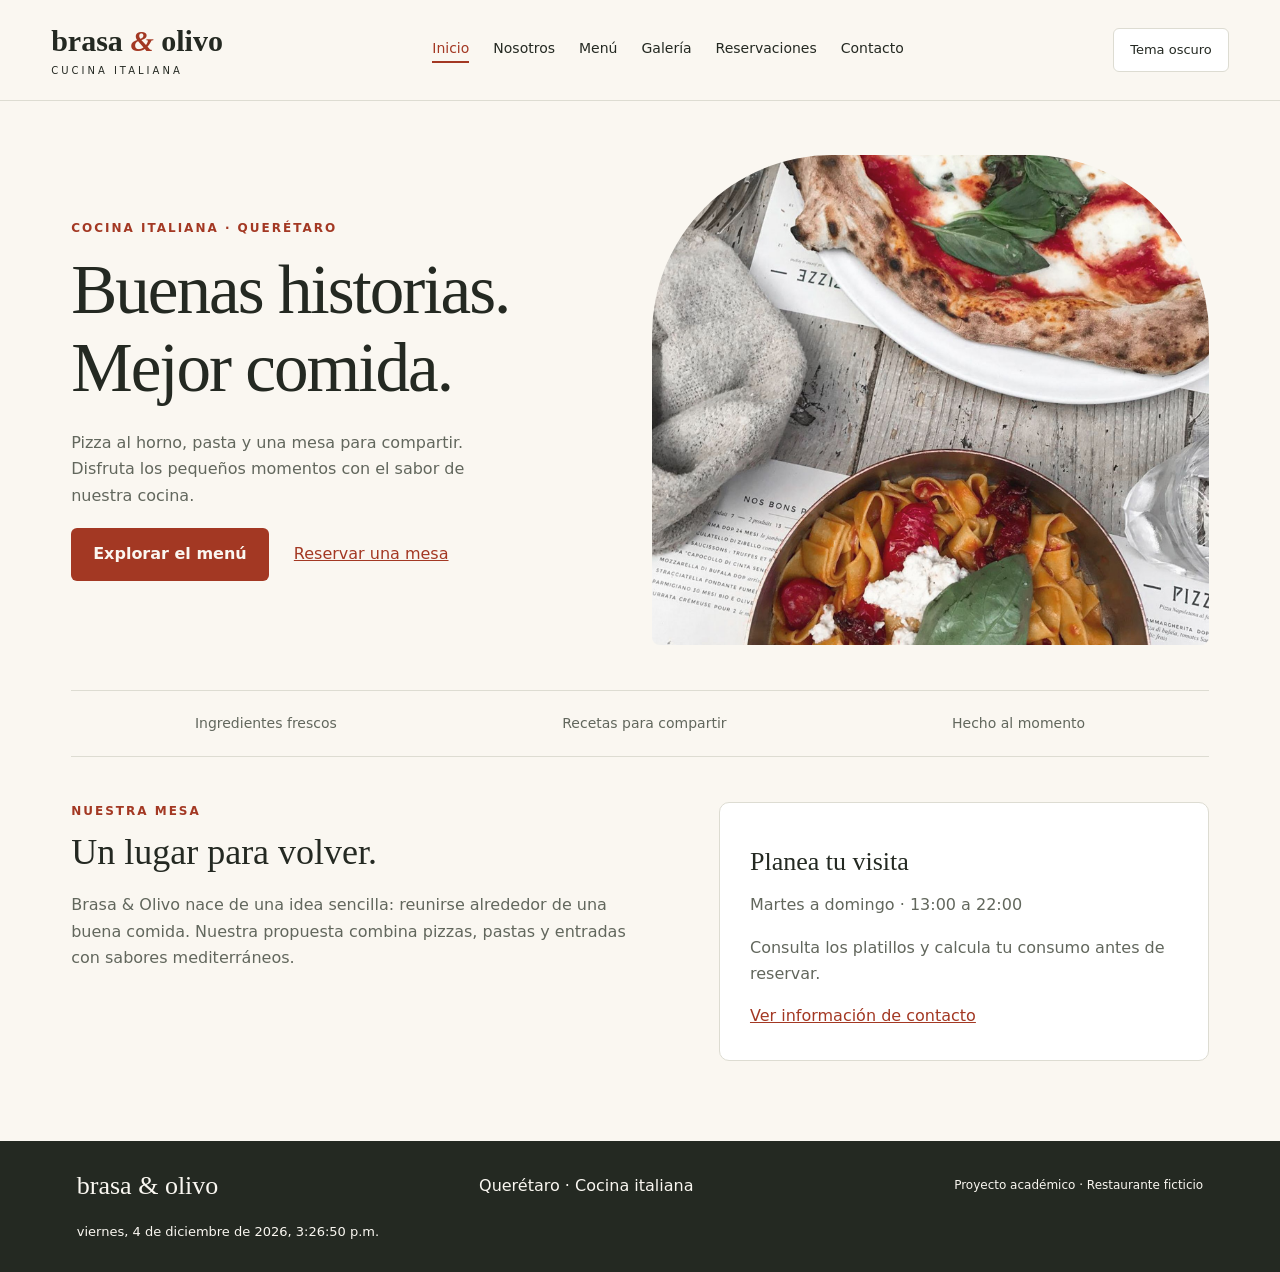
<file: index.html>
<!DOCTYPE html>
<html lang="es">
<head>
    <meta charset="utf-8">
    <meta name="viewport" content="width=device-width, initial-scale=1">
    <meta
        name="description"
        content="Brasa & Olivo: menú, galería y reservaciones de un restaurante italiano ficticio."
    >

    <title>Inicio | Brasa & Olivo</title>

    <link rel="icon" href="images/favicon.svg">
    <link rel="stylesheet" href="css/estilos.css">

    <script defer src="js/jquery-3.7.1.min.js"></script>
    <script defer src="js/app.js"></script>
    <script defer src="js/interacciones.js"></script>
</head>

<body>
    <a class="skip" href="#contenido">Saltar al contenido</a>

    <header>
        <a class="brand" href="index.html">brasa <em>&</em> olivo<span>CUCINA ITALIANA</span></a>

        <button
            id="abrir-menu"
            aria-controls="navegacion"
            aria-expanded="false"
        >
            Menú
        </button>

        <nav id="navegacion" aria-label="Principal">
            <a href="index.html" aria-current="page">Inicio</a>
            <a href="nosotros.html">Nosotros</a>
            <a href="menu.html">Menú</a>
            <a href="galeria.html">Galería</a>
            <a href="reservaciones.html">Reservaciones</a>
            <a href="contacto.html">Contacto</a>
        </nav>

        <button id="tema" aria-label="Activar tema oscuro">
            Tema oscuro
        </button>
    </header>

    <main id="contenido">
        <section class="hero">
            <div>
                <p class="eyebrow">COCINA ITALIANA · QUERÉTARO</p>

                <h1>
                    Buenas historias.<br>
                    Mejor comida.
                </h1>

                <p>
                    Pizza al horno, pasta y una mesa para compartir.
                    Disfruta los pequeños momentos con el sabor de nuestra cocina.
                </p>

                <a class="button" href="menu.html">
                    Explorar el menú
                </a>

                <a class="text-link" href="reservaciones.html">
                    Reservar una mesa
                </a>
            </div>

            <img
                src="images/mesa-italiana.jpg"
                alt="Pizza y pasta con tomates y albahaca en una mesa"
            >
        </section>

        <section class="band">
            <span>Ingredientes frescos</span>
            <span>Recetas para compartir</span>
            <span>Hecho al momento</span>
        </section>

        <section class="split">
            <div>
                <p class="eyebrow">NUESTRA MESA</p>

                <h2>Un lugar para volver.</h2>

                <p>
                    Brasa & Olivo nace de una idea sencilla: reunirse alrededor
                    de una buena comida. Nuestra propuesta combina pizzas,
                    pastas y entradas con sabores mediterráneos.
                </p>
            </div>

            <div class="panel">
                <h3>Planea tu visita</h3>

                <p>Martes a domingo · 13:00 a 22:00</p>

                <p>
                    Consulta los platillos y calcula tu consumo antes de reservar.
                </p>

                <a href="contacto.html">
                    Ver información de contacto
                </a>
            </div>
        </section>
    </main>

    <footer>
        <span class="footer-brand">brasa & olivo</span>
        <span>Querétaro · Cocina italiana</span>
        <small>Proyecto académico · Restaurante ficticio</small>
        <time id="reloj" aria-label="Fecha y hora actual en Querétaro"></time>
    </footer>
    <button id="ir-arriba" type="button" hidden>↑ Ir arriba</button>
</body>
</html>
</file>
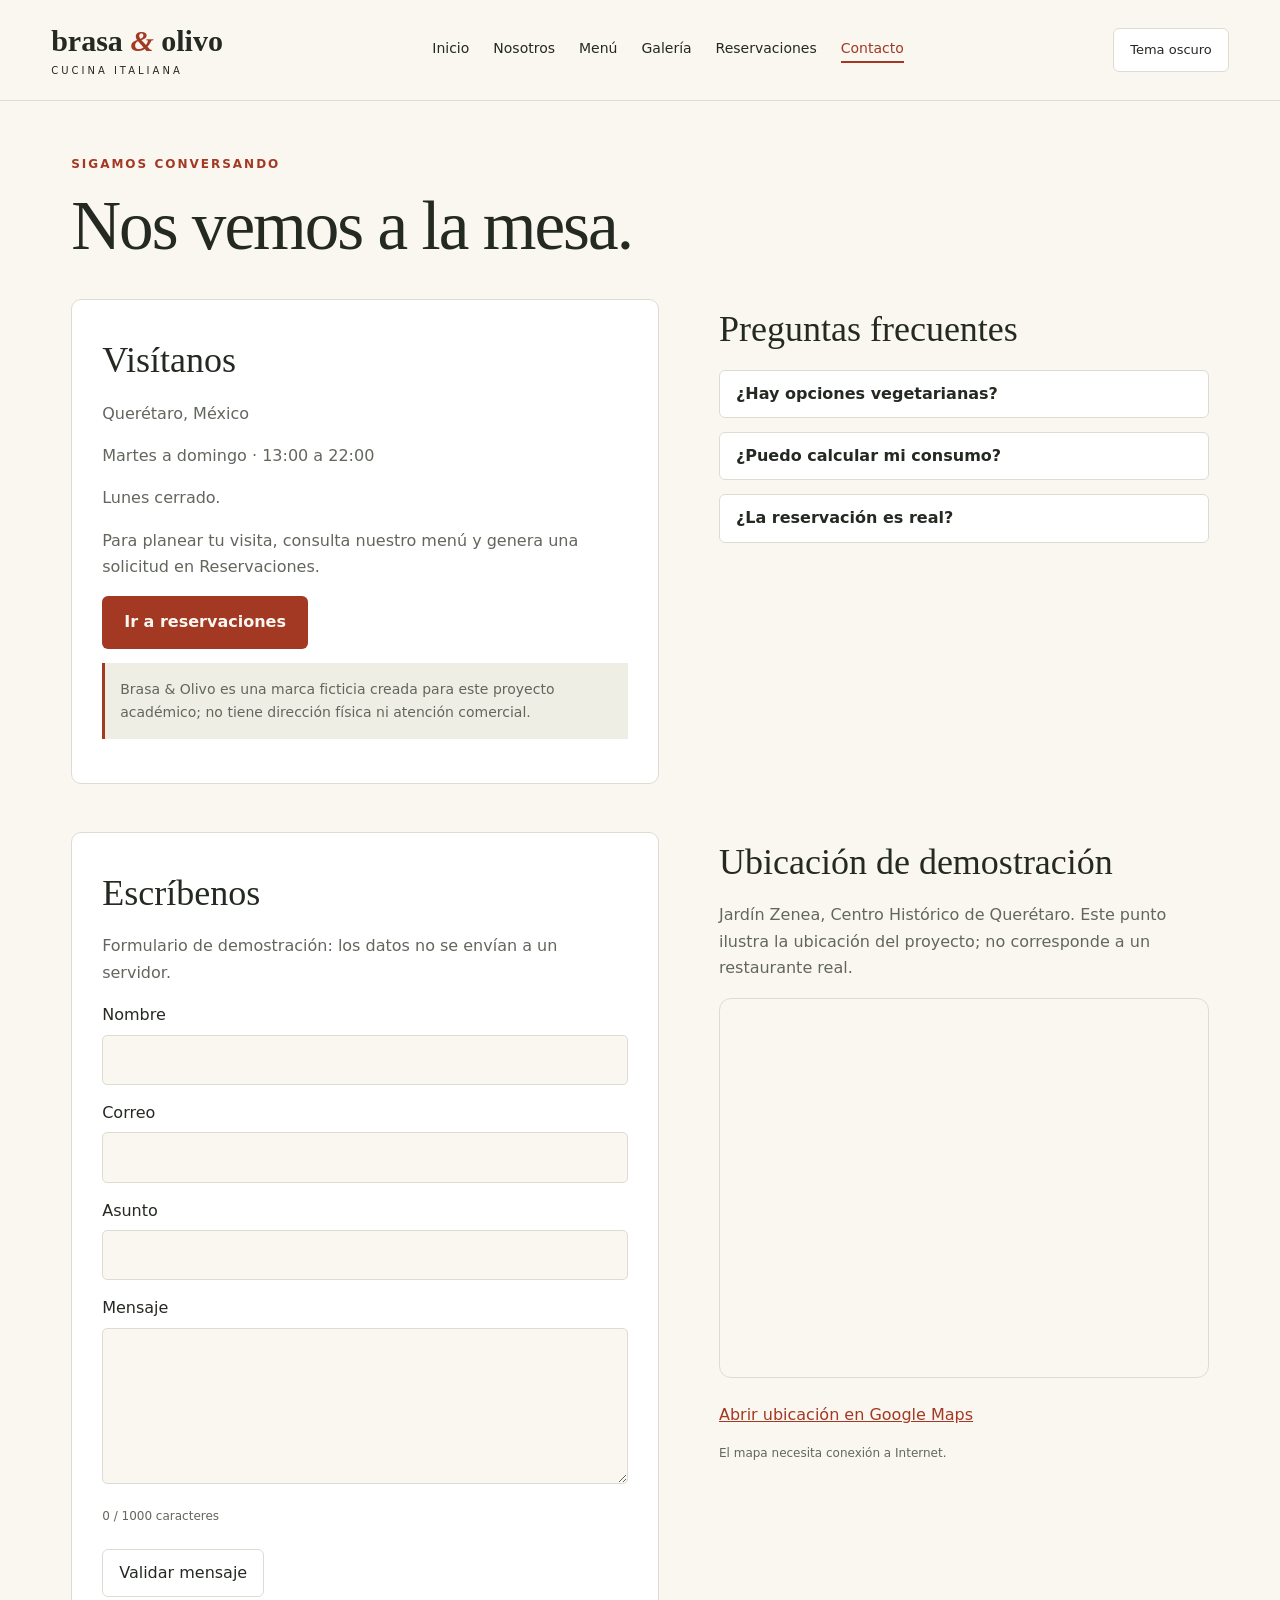
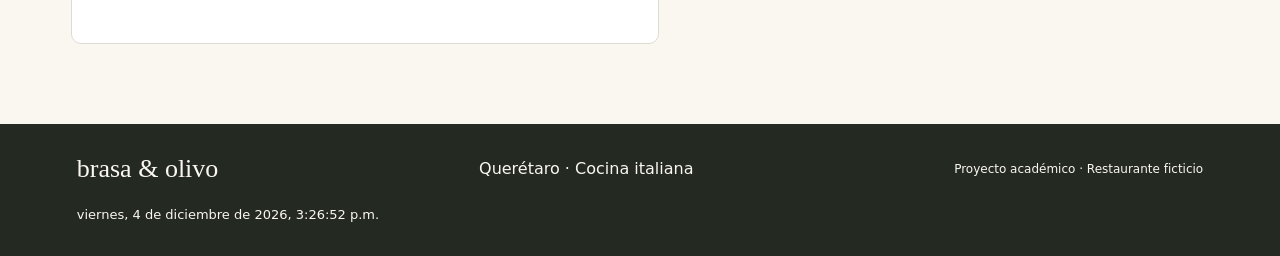
<file: contacto.html>
<!DOCTYPE html>
<html lang="es">
<head>
    <meta charset="utf-8">
    <meta name="viewport" content="width=device-width, initial-scale=1">
    <meta
        name="description"
        content="Brasa & Olivo: menú, galería y reservaciones de un restaurante italiano ficticio."
    >

    <title>Contacto | Brasa & Olivo</title>

    <link rel="icon" href="images/favicon.svg">
    <link rel="stylesheet" href="css/estilos.css">

    <script defer src="js/jquery-3.7.1.min.js"></script>
    <script defer src="js/app.js"></script>
    <script defer src="js/interacciones.js"></script>
</head>

<body>
    <a class="skip" href="#contenido">Saltar al contenido</a>

    <header>
        <a class="brand" href="index.html">brasa <em>&</em> olivo<span>CUCINA ITALIANA</span></a>

        <button
            id="abrir-menu"
            aria-controls="navegacion"
            aria-expanded="false"
        >
            Menú
        </button>

        <nav id="navegacion" aria-label="Principal">
            <a href="index.html">Inicio</a>
            <a href="nosotros.html">Nosotros</a>
            <a href="menu.html">Menú</a>
            <a href="galeria.html">Galería</a>
            <a href="reservaciones.html">Reservaciones</a>
            <a href="contacto.html" aria-current="page">Contacto</a>
        </nav>

        <button id="tema" aria-label="Activar tema oscuro">
            Tema oscuro
        </button>
    </header>

    <main id="contenido">
        <p class="eyebrow">SIGAMOS CONVERSANDO</p>

        <h1>Nos vemos a la mesa.</h1>

        <div class="split">
            <div class="panel">
                <h2>Visítanos</h2>

                <p>Querétaro, México</p>
                <p>Martes a domingo · 13:00 a 22:00</p>
                <p>Lunes cerrado.</p>

                <p>
                    Para planear tu visita, consulta nuestro menú y genera
                    una solicitud en Reservaciones.
                </p>

                <a class="button" href="reservaciones.html">
                    Ir a reservaciones
                </a>

                <p class="notice">
                    Brasa & Olivo es una marca ficticia creada para este
                    proyecto académico; no tiene dirección física ni
                    atención comercial.
                </p>
            </div>

            <section>
                <h2>Preguntas frecuentes</h2>

                <div class="faq">
                    <button aria-expanded="false">
                        ¿Hay opciones vegetarianas?
                    </button>

                    <div hidden>
                        <p>
                            Sí. La pizza margarita y la ensalada mediterránea
                            no incluyen carne. Revisa los ingredientes
                            antes de elegir.
                        </p>
                    </div>

                    <button aria-expanded="false">
                        ¿Puedo calcular mi consumo?
                    </button>

                    <div hidden>
                        <p>
                            Sí. Agrega platillos en la página Menú y selecciona
                            una propina opcional para ver el total estimado.
                        </p>
                    </div>

                    <button aria-expanded="false">
                        ¿La reservación es real?
                    </button>

                    <div hidden>
                        <p>
                            No. El formulario valida tus datos y genera una
                            confirmación de demostración en pantalla.
                        </p>
                    </div>
                </div>
            </section>
        </div>
        <section class="split contact-area">
            <div class="panel">
                <h2>Escríbenos</h2>
                <p>Formulario de demostración: los datos no se envían a un servidor.</p>
                <form id="contacto-form" novalidate>
                    <label for="contacto-nombre">Nombre</label><input id="contacto-nombre" name="nombre" required minlength="3" maxlength="80" autocomplete="name">
                    <label for="contacto-correo">Correo</label><input id="contacto-correo" name="correo" type="email" required maxlength="120" autocomplete="email">
                    <label for="contacto-asunto">Asunto</label><input id="contacto-asunto" name="asunto" required minlength="5" maxlength="120">
                    <label for="contacto-mensaje">Mensaje</label><textarea id="contacto-mensaje" name="mensaje" required minlength="10" maxlength="1000" rows="5" aria-describedby="contador-mensaje"></textarea>
                    <small id="contador-mensaje">0 / 1000 caracteres</small>
                    <button type="submit">Validar mensaje</button>
                    <p id="contacto-resultado" role="status" aria-live="polite"></p>
                </form>
            </div>
            <section><h2>Ubicación de demostración</h2><p>Jardín Zenea, Centro Histórico de Querétaro. Este punto ilustra la ubicación del proyecto; no corresponde a un restaurante real.</p>
                <iframe class="mapa" title="Mapa interactivo: ubicación de demostración en Jardín Zenea" src="https://maps.google.com/maps?q=Jardin%20Zenea%20Queretaro&amp;output=embed" loading="lazy" referrerpolicy="no-referrer-when-downgrade" allowfullscreen></iframe>
                <p><a href="https://www.google.com/maps/search/?api=1&amp;query=Jardin+Zenea+Queretaro" target="_blank" rel="noopener">Abrir ubicación en Google Maps</a></p><small>El mapa necesita conexión a Internet.</small>
            </section>
        </section>
    </main>

    <footer>
        <span class="footer-brand">brasa & olivo</span>
        <span>Querétaro · Cocina italiana</span>
        <small>Proyecto académico · Restaurante ficticio</small>
        <time id="reloj" aria-label="Fecha y hora actual en Querétaro"></time>
    </footer>
    <button id="ir-arriba" type="button" hidden>↑ Ir arriba</button>
</body>
</html>
</file>
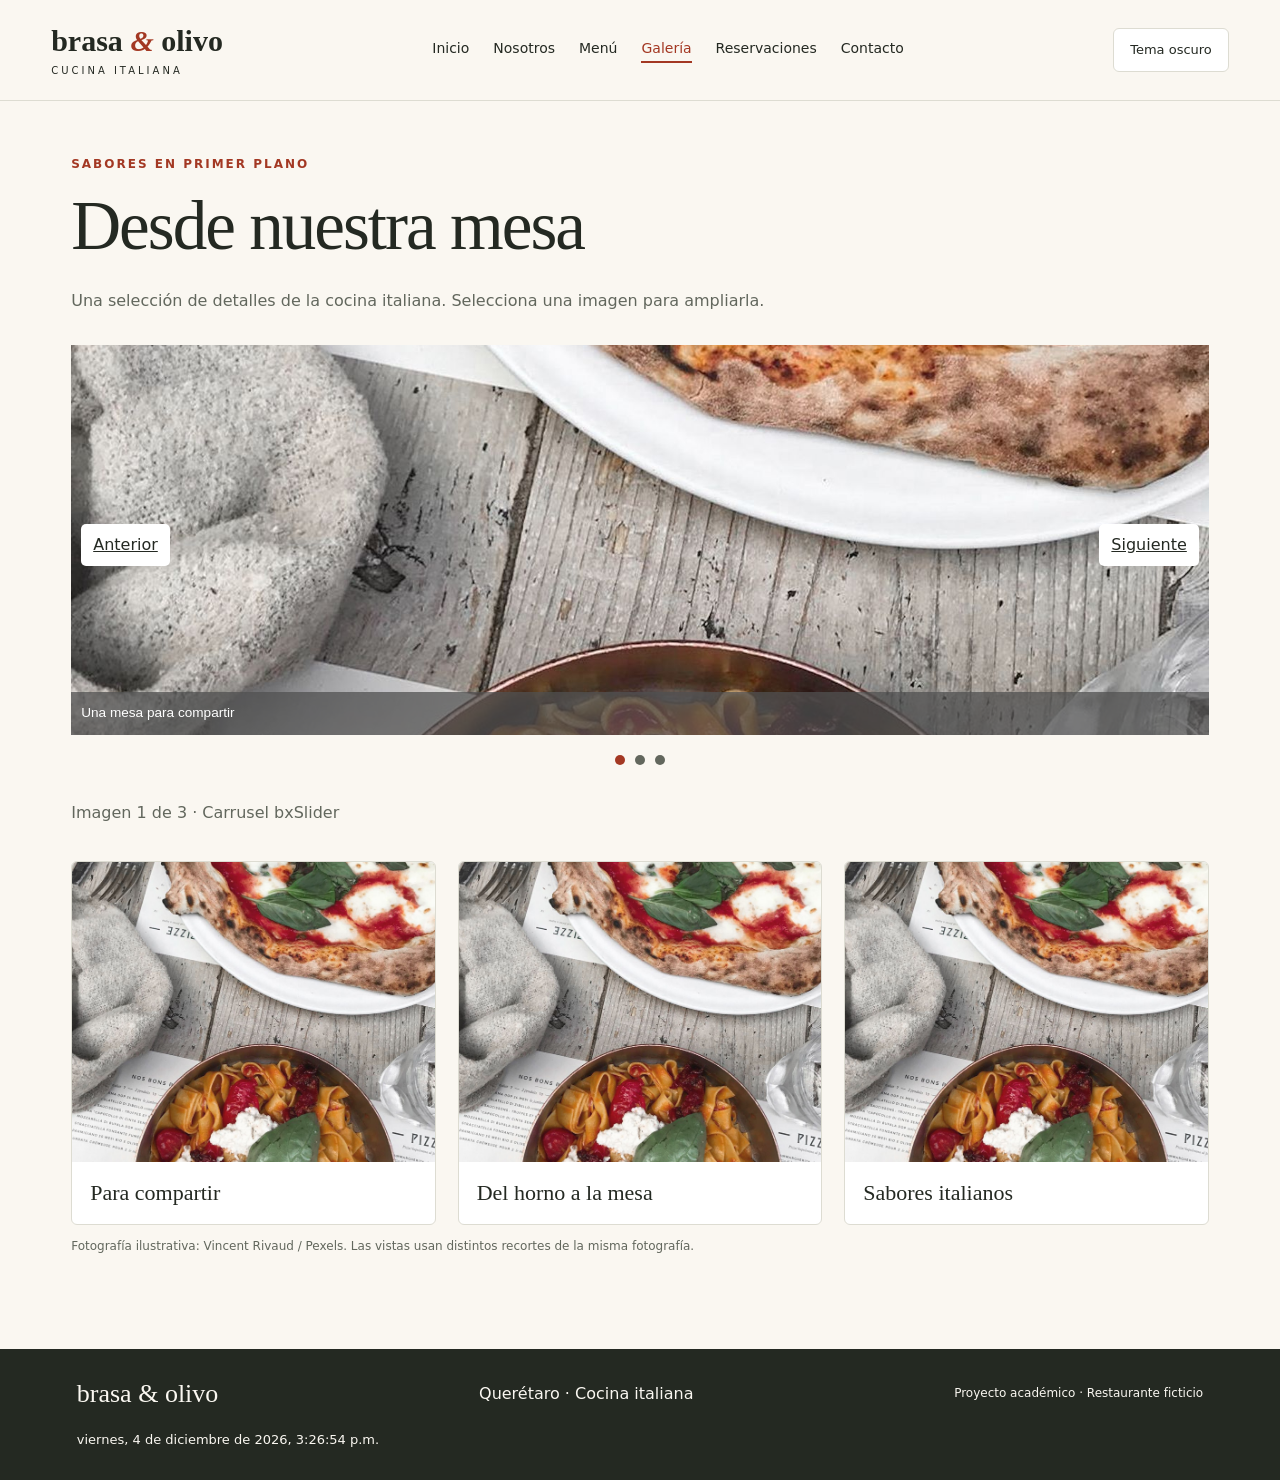
<file: galeria.html>
<!DOCTYPE html>
<html lang="es">
<head>
    <meta charset="utf-8">
    <meta name="viewport" content="width=device-width, initial-scale=1">
    <meta
        name="description"
        content="Brasa & Olivo: menú, galería y reservaciones de un restaurante italiano ficticio."
    >

    <title>Galería | Brasa & Olivo</title>

    <link rel="icon" href="images/favicon.svg">
    <link rel="stylesheet" href="css/jquery.bxslider.css">
    <link rel="stylesheet" href="css/estilos.css">

    <script defer src="js/jquery-3.7.1.min.js"></script>
    <script defer src="js/jquery.bxslider.min.js"></script>
    <script defer src="js/app.js"></script>
    <script defer src="js/interacciones.js"></script>
</head>

<body>
    <a class="skip" href="#contenido">Saltar al contenido</a>

    <header>
        <a class="brand" href="index.html">brasa <em>&</em> olivo<span>CUCINA ITALIANA</span></a>

        <button
            id="abrir-menu"
            aria-controls="navegacion"
            aria-expanded="false"
        >
            Menú
        </button>

        <nav id="navegacion" aria-label="Principal">
            <a href="index.html">Inicio</a>
            <a href="nosotros.html">Nosotros</a>
            <a href="menu.html">Menú</a>
            <a href="galeria.html" aria-current="page">Galería</a>
            <a href="reservaciones.html">Reservaciones</a>
            <a href="contacto.html">Contacto</a>
        </nav>

        <button id="tema" aria-label="Activar tema oscuro">
            Tema oscuro
        </button>
    </header>

    <main id="contenido">
        <p class="eyebrow">SABORES EN PRIMER PLANO</p>

        <h1>Desde nuestra mesa</h1>

        <p>
            Una selección de detalles de la cocina italiana.
            Selecciona una imagen para ampliarla.
        </p>

        <section aria-label="Carrusel de sabores italianos">
            <ul class="bxslider">
                <li><img src="images/mesa-italiana.jpg" alt="Mesa italiana para compartir" title="Una mesa para compartir"></li>
                <li><img class="crop-left" src="images/mesa-italiana.jpg" alt="Recorte de la pizza" title="Pizza del horno a la mesa"></li>
                <li><img class="crop-right" src="images/mesa-italiana.jpg" alt="Recorte de la pasta" title="Sabores italianos"></li>
            </ul>
            <p id="estado-slider" role="status">Galería de sabores italianos</p>
        </section>
        <div class="gallery">
            <button class="photo" data-position="center">
                <img
                    src="images/mesa-italiana.jpg"
                    alt="Mesa con pizza y pasta"
                >
                <span>Para compartir</span>
            </button>

            <button class="photo" data-position="left">
                <img
                    class="crop-left"
                    src="images/mesa-italiana.jpg"
                    alt="Detalle de la pizza"
                >
                <span>Del horno a la mesa</span>
            </button>

            <button class="photo" data-position="right">
                <img
                    class="crop-right"
                    src="images/mesa-italiana.jpg"
                    alt="Detalle de la pasta"
                >
                <span>Sabores italianos</span>
            </button>
        </div>

        <p class="credit">
            Fotografía ilustrativa: Vincent Rivaud / Pexels.
            Las vistas usan distintos recortes de la misma fotografía.
        </p>

        <dialog id="visor">
            <button id="cerrar-visor" aria-label="Cerrar imagen">
                Cerrar
            </button>

            <img
                src="images/mesa-italiana.jpg"
                alt="Fotografía ampliada de una mesa italiana"
            >

            <p id="pie-foto"></p>
        </dialog>
    </main>

    <footer>
        <span class="footer-brand">brasa & olivo</span>
        <span>Querétaro · Cocina italiana</span>
        <small>Proyecto académico · Restaurante ficticio</small>
        <time id="reloj" aria-label="Fecha y hora actual en Querétaro"></time>
    </footer>
    <button id="ir-arriba" type="button" hidden>↑ Ir arriba</button>
</body>
</html>
</file>
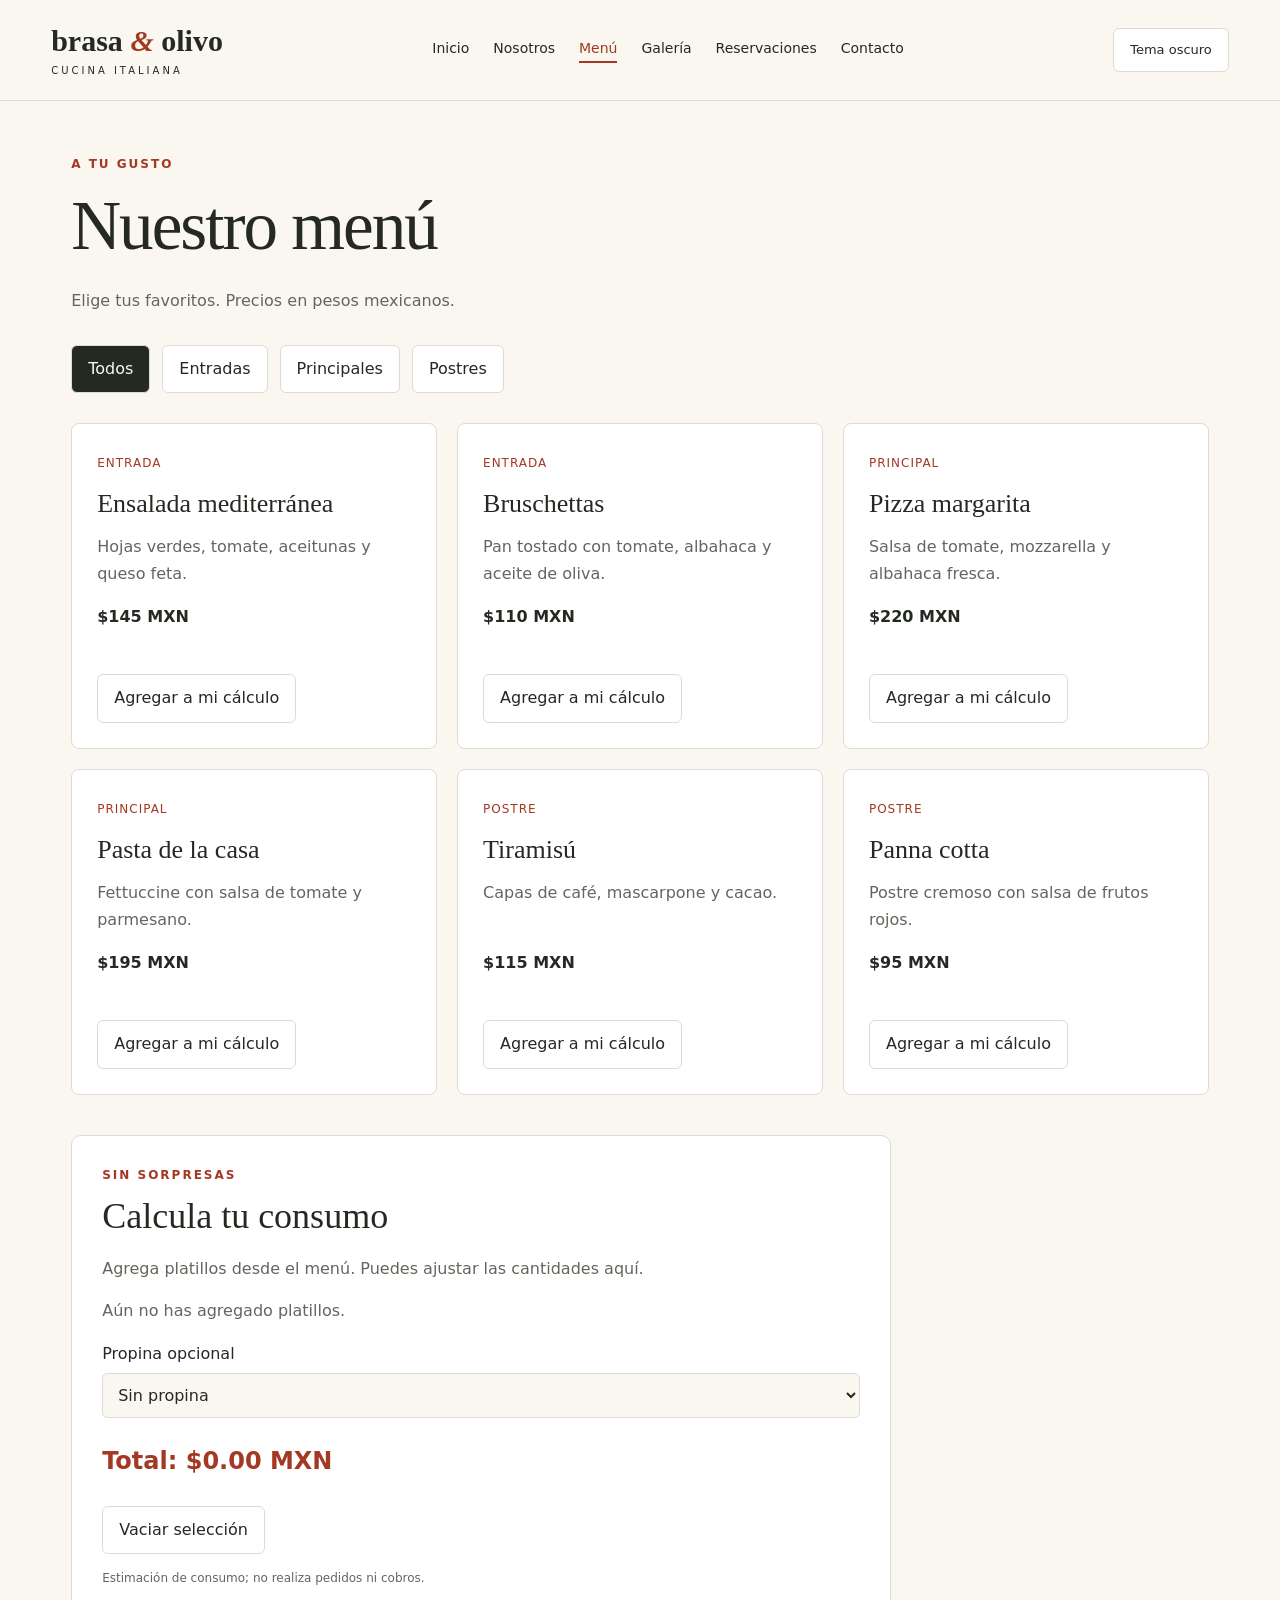
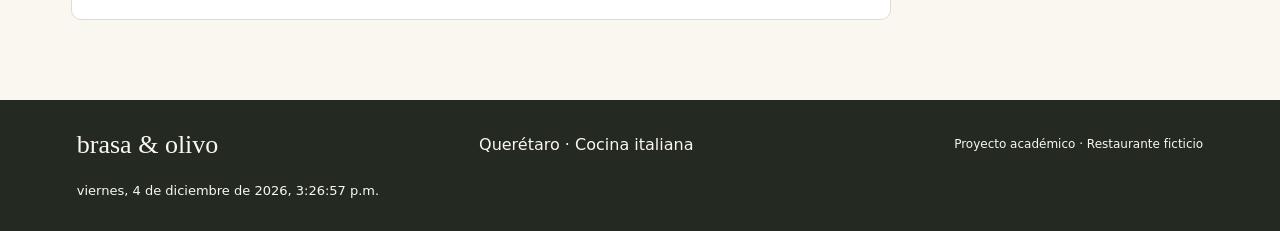
<file: menu.html>
<!DOCTYPE html>
<html lang="es">
<head>
    <meta charset="utf-8">
    <meta name="viewport" content="width=device-width, initial-scale=1">
    <meta
        name="description"
        content="Brasa & Olivo: menú, galería y reservaciones de un restaurante italiano ficticio."
    >

    <title>Menú | Brasa & Olivo</title>

    <link rel="icon" href="images/favicon.svg">
    <link rel="stylesheet" href="css/estilos.css">

    <script defer src="js/jquery-3.7.1.min.js"></script>
    <script defer src="js/app.js"></script>
    <script defer src="js/interacciones.js"></script>
</head>

<body>
    <a class="skip" href="#contenido">Saltar al contenido</a>

    <header>
        <a class="brand" href="index.html">brasa <em>&</em> olivo<span>CUCINA ITALIANA</span></a>

        <button
            id="abrir-menu"
            aria-controls="navegacion"
            aria-expanded="false"
        >
            Menú
        </button>

        <nav id="navegacion" aria-label="Principal">
            <a href="index.html">Inicio</a>
            <a href="nosotros.html">Nosotros</a>
            <a href="menu.html" aria-current="page">Menú</a>
            <a href="galeria.html">Galería</a>
            <a href="reservaciones.html">Reservaciones</a>
            <a href="contacto.html">Contacto</a>
        </nav>

        <button id="tema" aria-label="Activar tema oscuro">
            Tema oscuro
        </button>
    </header>

    <main id="contenido">
        <p class="eyebrow">A TU GUSTO</p>

        <h1>Nuestro menú</h1>

        <p>Elige tus favoritos. Precios en pesos mexicanos.</p>

        <div class="filters" aria-label="Filtrar platillos">
            <button
                class="selected"
                data-filter="todos"
                aria-pressed="true"
            >
                Todos
            </button>

            <button data-filter="entrada" aria-pressed="false">
                Entradas
            </button>

            <button data-filter="principal" aria-pressed="false">
                Principales
            </button>

            <button data-filter="postre" aria-pressed="false">
                Postres
            </button>
        </div>

        <div class="cards" id="platillos"></div>

        <section class="panel calculator">
            <p class="eyebrow">SIN SORPRESAS</p>

            <h2>Calcula tu consumo</h2>

            <p>
                Agrega platillos desde el menú.
                Puedes ajustar las cantidades aquí.
            </p>

            <div id="pedido">
                <p>Aún no has agregado platillos.</p>
            </div>

            <label for="propina">Propina opcional</label>

            <select id="propina">
                <option value="0">Sin propina</option>
                <option value="0.1">10 %</option>
                <option value="0.15">15 %</option>
            </select>

            <p id="total" class="total" aria-live="polite">
                Total: $0.00 MXN
            </p>

            <button id="vaciar">Vaciar selección</button>

            <small>
                Estimación de consumo; no realiza pedidos ni cobros.
            </small>
        </section>
    </main>

    <footer>
        <span class="footer-brand">brasa & olivo</span>
        <span>Querétaro · Cocina italiana</span>
        <small>Proyecto académico · Restaurante ficticio</small>
        <time id="reloj" aria-label="Fecha y hora actual en Querétaro"></time>
    </footer>
    <button id="ir-arriba" type="button" hidden>↑ Ir arriba</button>
</body>
</html>
</file>
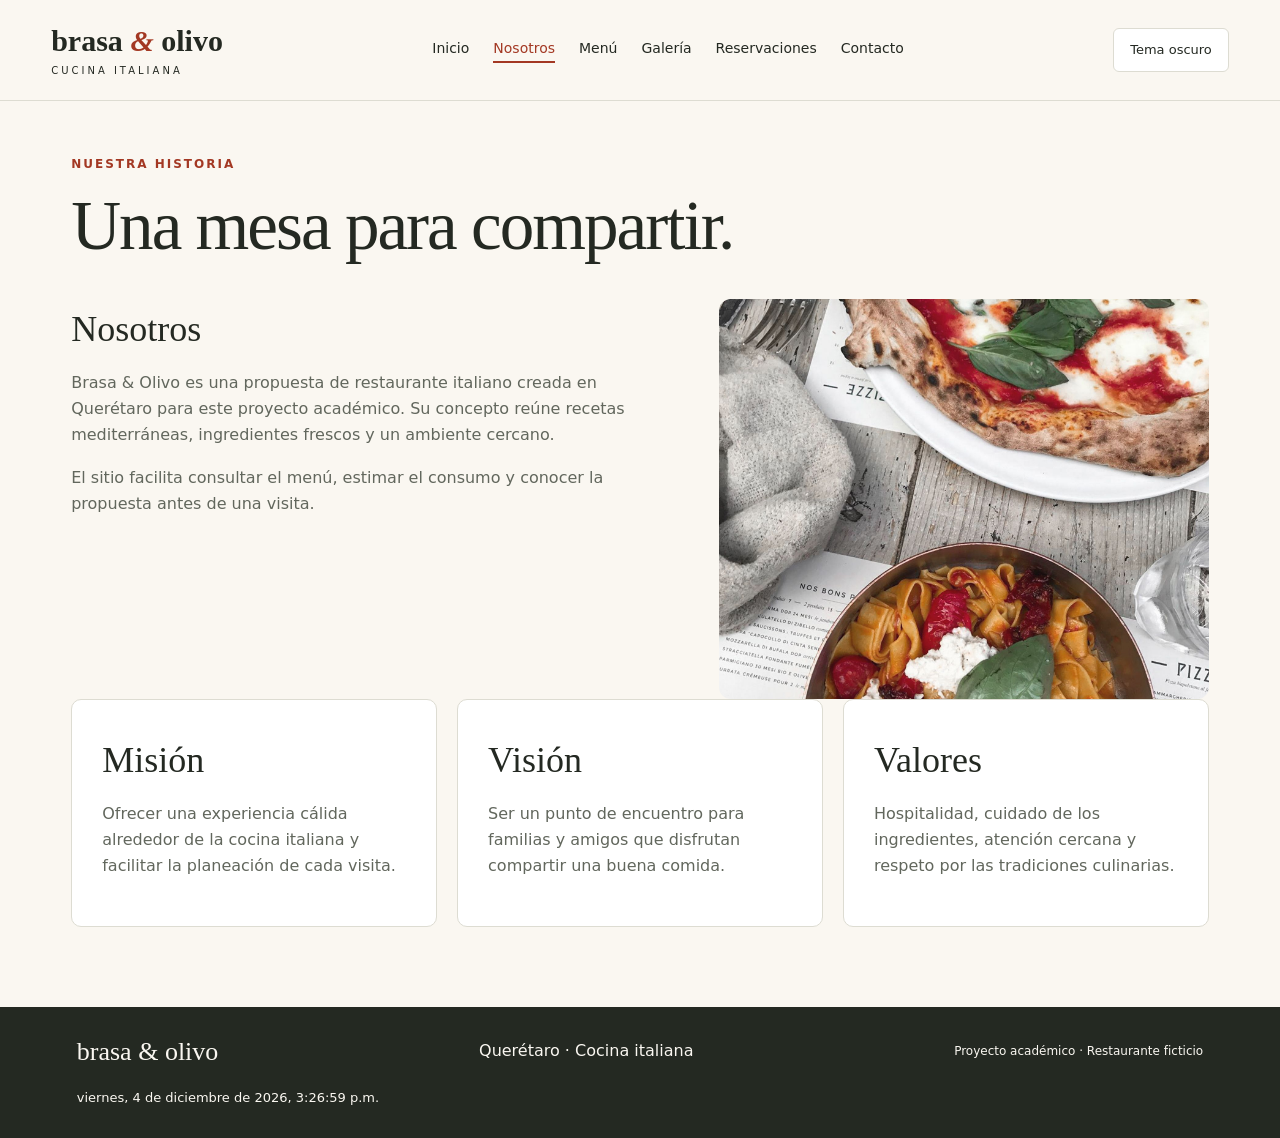
<file: nosotros.html>
<!DOCTYPE html>
<html lang="es">
<head>
    <meta charset="utf-8">
    <meta name="viewport" content="width=device-width, initial-scale=1">
    <meta
        name="description"
        content="Brasa & Olivo: menú, galería y reservaciones de un restaurante italiano ficticio."
    >

    <title>Nosotros | Brasa & Olivo</title>

    <link rel="icon" href="images/favicon.svg">
    <link rel="stylesheet" href="css/estilos.css">

    <script defer src="js/jquery-3.7.1.min.js"></script>
    <script defer src="js/app.js"></script>
    <script defer src="js/interacciones.js"></script>
</head>

<body>
    <a class="skip" href="#contenido">Saltar al contenido</a>

    <header>
        <a class="brand" href="index.html">brasa <em>&</em> olivo<span>CUCINA ITALIANA</span></a>

        <button
            id="abrir-menu"
            aria-controls="navegacion"
            aria-expanded="false"
        >
            Menú
        </button>

        <nav id="navegacion" aria-label="Principal">
            <a href="index.html">Inicio</a>
            <a href="nosotros.html" aria-current="page">Nosotros</a>
            <a href="menu.html">Menú</a>
            <a href="galeria.html">Galería</a>
            <a href="reservaciones.html">Reservaciones</a>
            <a href="contacto.html">Contacto</a>
        </nav>

        <button id="tema" aria-label="Activar tema oscuro">
            Tema oscuro
        </button>
    </header>

    <main id="contenido">
        <p class="eyebrow">NUESTRA HISTORIA</p>
        <h1>Una mesa para compartir.</h1>
        <section class="split">
            <div><h2>Nosotros</h2><p>Brasa &amp; Olivo es una propuesta de restaurante italiano creada en Querétaro para este proyecto académico. Su concepto reúne recetas mediterráneas, ingredientes frescos y un ambiente cercano.</p><p>El sitio facilita consultar el menú, estimar el consumo y conocer la propuesta antes de una visita.</p></div>
            <img class="about-photo" src="images/mesa-italiana.jpg" alt="Pizza y pasta para compartir">
        </section>
        <section class="cards">
            <article class="panel"><h2>Misión</h2><p>Ofrecer una experiencia cálida alrededor de la cocina italiana y facilitar la planeación de cada visita.</p></article>
            <article class="panel"><h2>Visión</h2><p>Ser un punto de encuentro para familias y amigos que disfrutan compartir una buena comida.</p></article>
            <article class="panel"><h2>Valores</h2><p>Hospitalidad, cuidado de los ingredientes, atención cercana y respeto por las tradiciones culinarias.</p></article>
        </section>
    </main>

    <footer>
        <span class="footer-brand">brasa & olivo</span>
        <span>Querétaro · Cocina italiana</span>
        <small>Proyecto académico · Restaurante ficticio</small>
        <time id="reloj" aria-label="Fecha y hora actual en Querétaro"></time>
    </footer>
    <button id="ir-arriba" type="button" hidden>↑ Ir arriba</button>
</body>
</html>
</file>
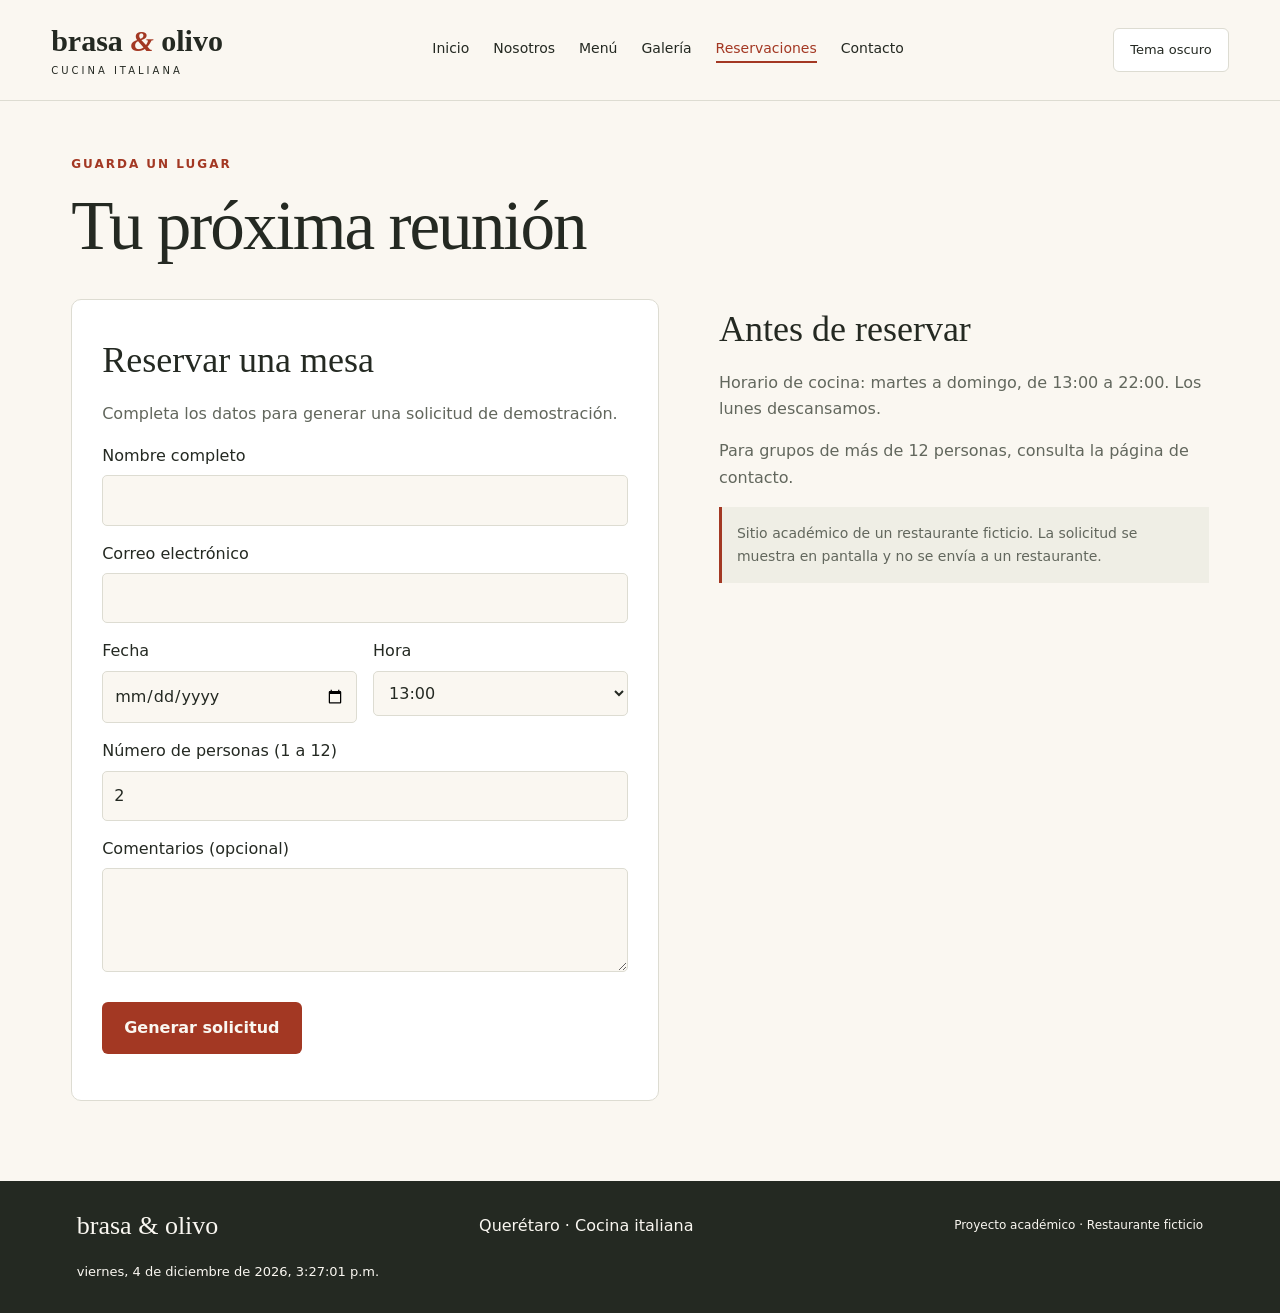
<file: reservaciones.html>
<!DOCTYPE html>
<html lang="es">
<head>
    <meta charset="utf-8">
    <meta name="viewport" content="width=device-width, initial-scale=1">
    <meta
        name="description"
        content="Brasa & Olivo: menú, galería y reservaciones de un restaurante italiano ficticio."
    >

    <title>Reservaciones | Brasa & Olivo</title>

    <link rel="icon" href="images/favicon.svg">
    <link rel="stylesheet" href="css/estilos.css">

    <script defer src="js/jquery-3.7.1.min.js"></script>
    <script defer src="js/app.js"></script>
    <script defer src="js/interacciones.js"></script>
</head>

<body>
    <a class="skip" href="#contenido">Saltar al contenido</a>

    <header>
        <a class="brand" href="index.html">brasa <em>&</em> olivo<span>CUCINA ITALIANA</span></a>

        <button
            id="abrir-menu"
            aria-controls="navegacion"
            aria-expanded="false"
        >
            Menú
        </button>

        <nav id="navegacion" aria-label="Principal">
            <a href="index.html">Inicio</a>
            <a href="nosotros.html">Nosotros</a>
            <a href="menu.html">Menú</a>
            <a href="galeria.html">Galería</a>
            <a href="reservaciones.html" aria-current="page">
                Reservaciones
            </a>
            <a href="contacto.html">Contacto</a>
        </nav>

        <button id="tema" aria-label="Activar tema oscuro">
            Tema oscuro
        </button>
    </header>

    <main id="contenido">
        <p class="eyebrow">GUARDA UN LUGAR</p>

        <h1>Tu próxima reunión</h1>

        <div class="split">
            <form id="reserva" class="panel" novalidate>
                <h2>Reservar una mesa</h2>

                <p>
                    Completa los datos para generar una solicitud de demostración.
                </p>

                <label for="nombre">Nombre completo</label>
                <input
                    id="nombre"
                    name="nombre"
                    autocomplete="name"
                    required
                    minlength="3"
                >

                <label for="correo">Correo electrónico</label>
                <input
                    id="correo"
                    name="correo"
                    type="email"
                    autocomplete="email"
                    required
                >

                <div class="form-grid">
                    <div>
                        <label for="fecha">Fecha</label>
                        <input
                            id="fecha"
                            name="fecha"
                            type="date"
                            required
                        >
                    </div>

                    <div>
                        <label for="hora">Hora</label>
                        <select id="hora" name="hora">
                            <option>13:00</option>
                            <option>15:00</option>
                            <option>17:00</option>
                            <option>19:00</option>
                            <option>21:00</option>
                        </select>
                    </div>
                </div>

                <label for="personas">Número de personas (1 a 12)</label>
                <input
                    id="personas"
                    name="personas"
                    type="number"
                    min="1"
                    max="12"
                    value="2"
                    required
                >

                <label for="notas">Comentarios (opcional)</label>
                <textarea
                    id="notas"
                    name="notas"
                    rows="3"
                    maxlength="300"
                ></textarea>

                <button type="submit" class="button">
                    Generar solicitud
                </button>

                <p id="resultado" role="status" aria-live="polite"></p>
            </form>

            <aside>
                <h2>Antes de reservar</h2>

                <p>
                    Horario de cocina: martes a domingo, de 13:00 a 22:00.
                    Los lunes descansamos.
                </p>

                <p>
                    Para grupos de más de 12 personas, consulta la página
                    de contacto.
                </p>

                <p class="notice">
                    Sitio académico de un restaurante ficticio.
                    La solicitud se muestra en pantalla y no se envía
                    a un restaurante.
                </p>
            </aside>
        </div>
    </main>

    <footer>
        <span class="footer-brand">brasa & olivo</span>
        <span>Querétaro · Cocina italiana</span>
        <small>Proyecto académico · Restaurante ficticio</small>
        <time id="reloj" aria-label="Fecha y hora actual en Querétaro"></time>
    </footer>
    <button id="ir-arriba" type="button" hidden>↑ Ir arriba</button>
</body>
</html>
</file>
<file: css/estilos.css>
/* Paleta y componentes compartidos por las cinco páginas. */
:root {
    --bg: #faf7f1;
    --ink: #242922;
    --muted: #62675d;
    --accent: #a33823;
    --panel: #fff;
    --line: #dddcd2;
    --soft: #efeee5;
}

* {
    box-sizing: border-box;
}

body {
    margin: 0;
    background: var(--bg);
    color: var(--ink);
    font: 16px/1.65 system-ui, sans-serif;
}

body.dark {
    --bg: #171d18;
    --ink: #f6f3e9;
    --muted: #c0c5b9;
    --accent: #f29b7e;
    --panel: #242d25;
    --line: #455044;
    --soft: #2d382d;
}

a {
    color: var(--accent);
}

button,
input,
select,
textarea {
    font: inherit;
}

button,
a,
input,
select,
textarea {
    touch-action: manipulation;
}

button {
    cursor: pointer;
}

button:focus-visible,
a:focus-visible,
input:focus-visible,
select:focus-visible,
textarea:focus-visible {
    outline: 3px solid var(--accent);
    outline-offset: 4px;
}

header {
    max-width: 1320px;
    margin: auto;
    display: flex;
    align-items: center;
    justify-content: space-between;
    gap: 24px;
    padding: 24px 4%;
    border-bottom: 1px solid var(--line);
}

.brand {
    font: bold 30px Georgia, serif;
    color: var(--ink);
    text-decoration: none;
    white-space: nowrap;
}

.brand em {
    color: var(--accent);
}

.brand span {
    display: block;
    font: 10px system-ui;
    letter-spacing: 3px;
    margin-top: 7px;
}

nav {
    display: flex;
    gap: 24px;
}

nav a {
    text-decoration: none;
    color: var(--ink);
    font-size: 14px;
}

nav a[aria-current] {
    color: var(--accent);
    border-bottom: 2px solid var(--accent);
}

button {
    background: var(--panel);
    color: var(--ink);
    border: 1px solid var(--line);
    padding: 10px 16px;
    border-radius: 6px;
}

#tema {
    font-size: 13px;
}

#abrir-menu {
    display: none;
}

main {
    max-width: 1240px;
    padding: 54px 4% 80px;
    margin: auto;
    min-height: 70vh;
}

h1,
h2,
h3 {
    font-family: Georgia, serif;
    line-height: 1.12;
    font-weight: normal;
}

h1 {
    font-size: clamp(42px, 5.4vw, 76px);
    margin: 12px 0 24px;
    letter-spacing: -2px;
}

h2 {
    font-size: 36px;
    margin: 10px 0 20px;
}

h3 {
    font-size: 26px;
    margin: 14px 0;
}

p {
    color: var(--muted);
}

.eyebrow {
    color: var(--accent);
    font-size: 12px;
    font-weight: 700;
    letter-spacing: 2px;
    margin: 0;
}

.hero {
    display: grid;
    grid-template-columns: 1fr 1.05fr;
    align-items: center;
    gap: 50px;
}

.hero p {
    max-width: 440px;
}

.hero img {
    width: 100%;
    height: 490px;
    object-fit: cover;
    border-radius: 180px 180px 8px 8px;
}

.button {
    display: inline-block;
    background: var(--accent);
    color: var(--bg);
    padding: 13px 22px;
    border: 0;
    border-radius: 6px;
    text-decoration: none;
    font-weight: 600;
}

.text-link {
    display: inline-block;
    margin: 16px 0 0 20px;
}

.band {
    margin: 45px 0;
    display: flex;
    justify-content: space-around;
    gap: 20px;
    border-block: 1px solid var(--line);
    padding: 21px;
    color: var(--muted);
    font-size: 14px;
}

.split {
    display: grid;
    grid-template-columns: 1.2fr 1fr;
    gap: 60px;
    align-items: start;
    margin-top: 35px;
}

.panel {
    background: var(--panel);
    padding: 30px;
    border: 1px solid var(--line);
    border-radius: 10px;
}

.filters {
    display: flex;
    gap: 12px;
    margin: 30px 0;
    flex-wrap: wrap;
}

.filters .selected {
    background: var(--ink);
    color: var(--bg);
}

.cards {
    display: grid;
    grid-template-columns: repeat(3, 1fr);
    gap: 20px;
}

.card {
    padding: 25px;
    background: var(--panel);
    border: 1px solid var(--line);
    border-radius: 8px;
}

.card .category {
    font-size: 12px;
    text-transform: uppercase;
    color: var(--accent);
    letter-spacing: 1px;
}

.card p {
    min-height: 54px;
}

.card .price {
    font-weight: bold;
    color: var(--ink);
}

.calculator {
    margin-top: 40px;
    max-width: 820px;
}

.order-row {
    display: flex;
    align-items: center;
    gap: 15px;
    flex-wrap: wrap;
    padding: 12px 0;
    border-bottom: 1px solid var(--line);
}

.order-row span {
    flex: 1;
}

.order-row input {
    width: 85px;
}

.total {
    font-size: 24px;
    font-weight: bold;
    color: var(--accent);
}

label {
    display: block;
    margin: 15px 0 6px;
}

input,
select,
textarea {
    background: var(--bg);
    color: var(--ink);
    border: 1px solid var(--line);
    border-radius: 5px;
    padding: 11px;
    width: 100%;
}

textarea {
    resize: vertical;
}

.form-grid {
    display: grid;
    grid-template-columns: 1fr 1fr;
    gap: 16px;
}

form button[type=submit] {
    margin-top: 22px;
}

small {
    display: block;
    color: var(--muted);
    margin-top: 15px;
    font-size: 12px;
}

.notice {
    padding: 15px;
    border-left: 3px solid var(--accent);
    background: var(--soft);
    font-size: 14px;
}

.error {
    color: var(--accent);
    font-weight: bold;
}

.success {
    background: var(--soft);
    padding: 15px;
}

.gallery {
    display: grid;
    grid-template-columns: repeat(3, 1fr);
    gap: 22px;
    margin-top: 35px;
}

.photo {
    padding: 0;
    overflow: hidden;
    text-align: left;
}

.photo img {
    width: 100%;
    height: 300px;
    object-fit: cover;
    display: block;
}

.photo span {
    display: block;
    padding: 18px;
    font: 22px Georgia;
}

.crop-left {
    object-position: left;
}

.crop-right {
    object-position: right;
}

.credit {
    font-size: 12px;
}

.faq button {
    display: block;
    width: 100%;
    text-align: left;
    margin-top: 14px;
    font-weight: 600;
}

.faq div {
    padding: 0 16px;
}

dialog {
    background: var(--panel);
    color: var(--ink);
    border: 1px solid var(--line);
    border-radius: 12px;
    max-width: 900px;
    width: 90%;
    padding: 18px;
}

dialog::backdrop {
    background: #000b;
}

dialog img {
    display: block;
    width: 100%;
    max-height: 65vh;
    object-fit: contain;
    margin-top: 15px;
}

footer {
    background: var(--ink);
    color: var(--bg);
    display: flex;
    flex-wrap: wrap;
    align-items: center;
    justify-content: space-between;
    gap: 20px;
    padding: 30px 6%;
}

.footer-brand {
    font: 26px Georgia;
}

footer small {
    color: var(--bg);
    margin: 0;
}

.skip {
    position: absolute;
    top: -100px;
}

.skip:focus {
    top: 10px;
    background: var(--panel);
    padding: 10px;
    z-index: 5;
}

@media (max-width: 900px) {
    header {
        flex-wrap: wrap;
        gap: 15px;
    }

    nav {
        gap: 15px;
    }

    .hero {
        gap: 25px;
    }

    .hero img {
        height: 400px;
    }

    .cards {
        grid-template-columns: repeat(2, 1fr);
    }
}

@media (max-width: 650px) {
    header {
        position: relative;
    }

    .brand {
        font-size: 25px;
    }

    #abrir-menu {
        display: block;
    }

    #tema {
        font-size: 12px;
        padding: 8px;
    }

    nav {
        display: none;
        order: 4;
        flex-direction: column;
        width: 100%;
        padding: 15px 0;
    }

    nav.open {
        display: flex;
    }

    main {
        padding-top: 35px;
    }

    .hero,
    .split {
        grid-template-columns: 1fr;
        gap: 25px;
    }

    .hero img {
        height: 320px;
        border-radius: 130px 130px 6px 6px;
    }

    .hero h1 {
        font-size: 49px;
    }

    .band {
        flex-direction: column;
        text-align: center;
        gap: 10px;
        margin: 30px 0;
    }

    .cards,
    .gallery {
        grid-template-columns: 1fr;
    }

    .gallery img {
        height: 320px;
    }

    .panel {
        padding: 22px;
    }

    .form-grid {
        grid-template-columns: 1fr;
    }

    .text-link {
        margin-left: 0;
        display: block;
    }

    footer {
        flex-direction: column;
        align-items: flex-start;
    }

    h2 {
        font-size: 30px;
    }
}
/* Componentes del proyecto final. */
[hidden] { display: none !important; }
#reloj { width: 100%; font-size: 13px; }
#ir-arriba { position: fixed; right: 20px; bottom: 20px; z-index: 20; box-shadow: 0 4px 18px #0003; }
.about-photo { width: 100%; max-height: 400px; object-fit: cover; border-radius: 12px; }
.contact-area { margin-top: 48px; }
.mapa { width: 100%; height: 380px; border: 1px solid var(--line); border-radius: 12px; }
[aria-invalid="true"] { border-color: var(--accent); outline: 2px solid var(--accent); }
@media (prefers-reduced-motion: reduce) { * { scroll-behavior: auto !important; } }

.bxslider { margin: 0; padding: 0; list-style: none; }
.bxslider img { width: 100%; height: 390px; object-fit: cover; }
.bx-wrapper { margin: 30px auto 65px; border: 0; background: var(--panel); box-shadow: none; }
.bx-wrapper .bx-controls-direction a { background-image: none; width: auto; height: auto; text-indent: 0; padding: 8px 12px; background-color: var(--panel); color: var(--ink); border-radius: 5px; top: 50%; z-index: 5; }
.bx-wrapper .bx-pager.bx-default-pager a { background: var(--muted); }
.bx-wrapper .bx-pager.bx-default-pager a.active { background: var(--accent); }
@media (max-width: 650px) { .bxslider img { height: 280px; } }
</file>
